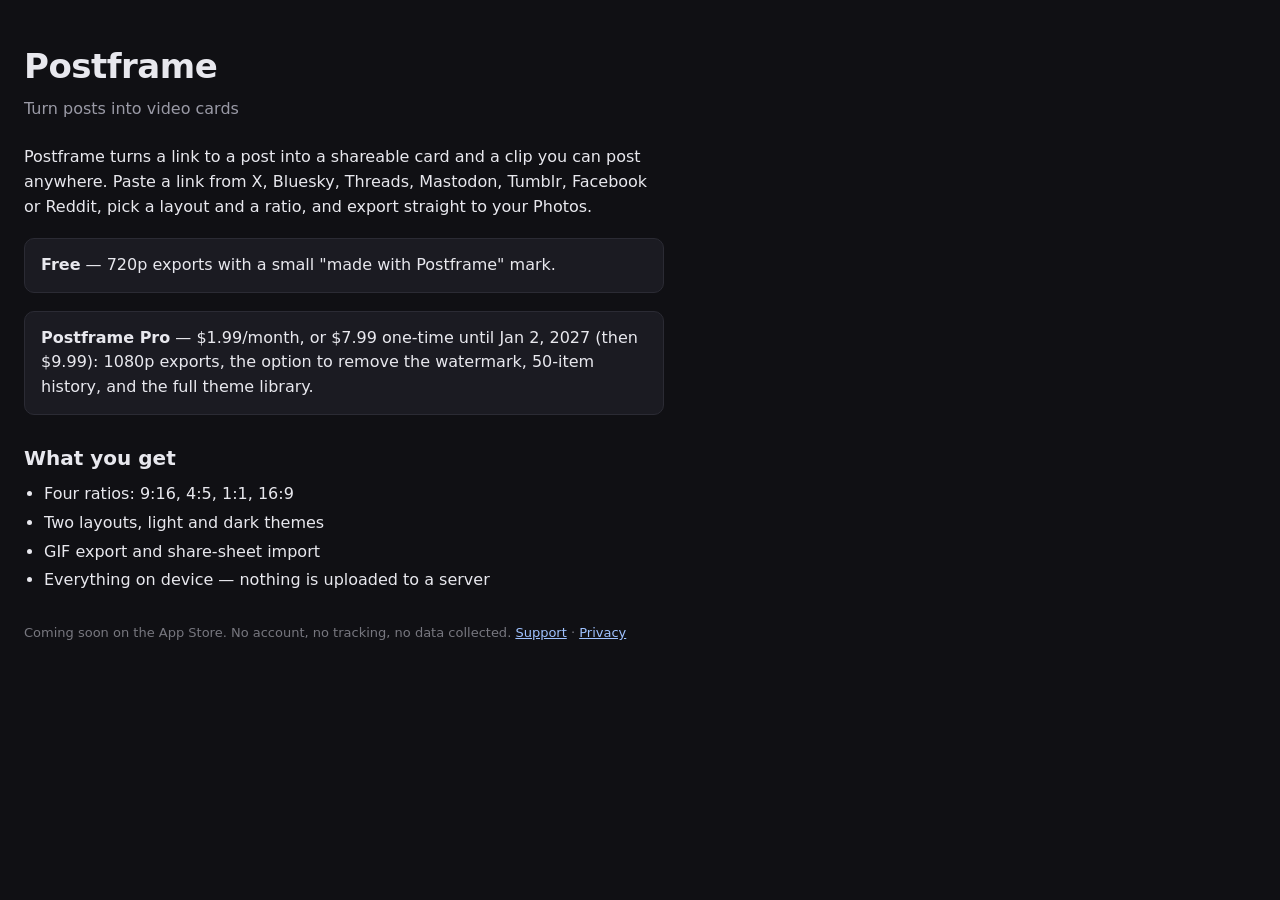
<file: postframe/index.html>
<!DOCTYPE html>
<html lang="en">
<head>
<meta charset="utf-8">
<meta name="viewport" content="width=device-width, initial-scale=1">
<title>Postframe — turn any post into a vertical video</title>
<style>
  :root { color-scheme: light dark; }
  body { margin: 0; font: 16px/1.55 -apple-system, system-ui, sans-serif; background: #101014; color: #e8e8ee; }
  main { max-width: 640px; padding: 40px 24px 60px; }
  h1 { font-size: 34px; margin: 0 0 4px; letter-spacing: -0.5px; }
  .sub { color: #9a9aa6; margin: 0 0 24px; }
  h2 { font-size: 20px; margin: 28px 0 8px; }
  ul { margin: 0; padding-left: 20px; }
  li { margin: 4px 0; }
  .price { background: #1b1b22; border: 1px solid #2b2b34; border-radius: 10px; padding: 14px 16px; margin: 18px 0; }
  .cta { display: inline-block; margin-top: 24px; padding: 10px 18px; border-radius: 8px; background: #e8e8ee; color: #101014; text-decoration: none; font-weight: 600; }
  .fine { color: #77777f; font-size: 13px; margin-top: 30px; }
  a { color: #9fc2ff; }
</style>
</head>
<body>
<main>
  <h1>Postframe</h1>
  <p class="sub">Turn posts into video cards</p>
  <p>Postframe turns a link to a post into a shareable card and a clip you can post anywhere. Paste a link from X, Bluesky, Threads, Mastodon, Tumblr, Facebook or Reddit, pick a layout and a ratio, and export straight to your Photos.</p>
  <div class="price"><strong>Free</strong> — 720p exports with a small "made with Postframe" mark.</div>
  <div class="price"><strong>Postframe Pro</strong> — $1.99/month, or $7.99 one-time until Jan 2, 2027 (then $9.99): 1080p exports, the option to remove the watermark, 50-item history, and the full theme library.</div>
  <h2>What you get</h2>
  <ul>
    <li>Four ratios: 9:16, 4:5, 1:1, 16:9</li>
    <li>Two layouts, light and dark themes</li>
    <li>GIF export and share-sheet import</li>
    <li>Everything on device — nothing is uploaded to a server</li>
  </ul>
  <p class="fine">Coming soon on the App Store. No account, no tracking, no data collected. <a href="support">Support</a> · <a href="privacy">Privacy</a></p>
</main>
</body>
</html>
</file>
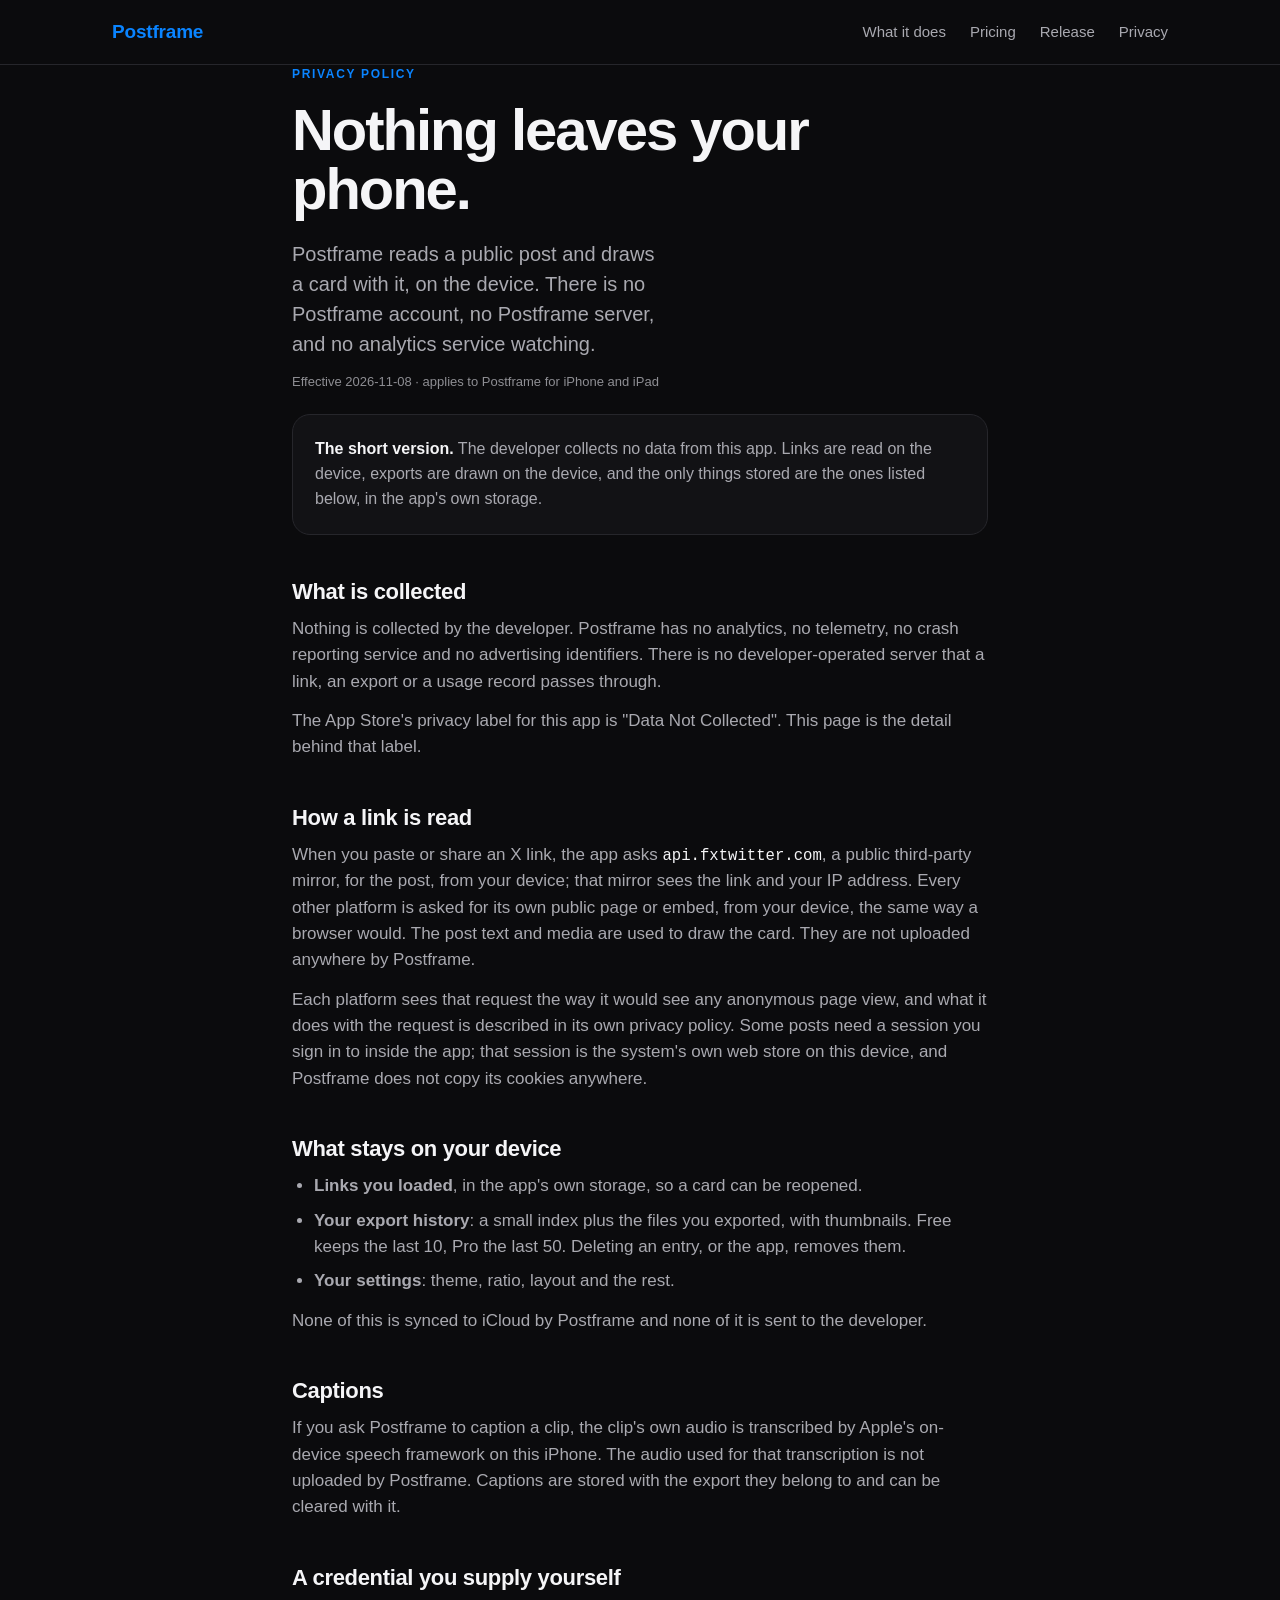
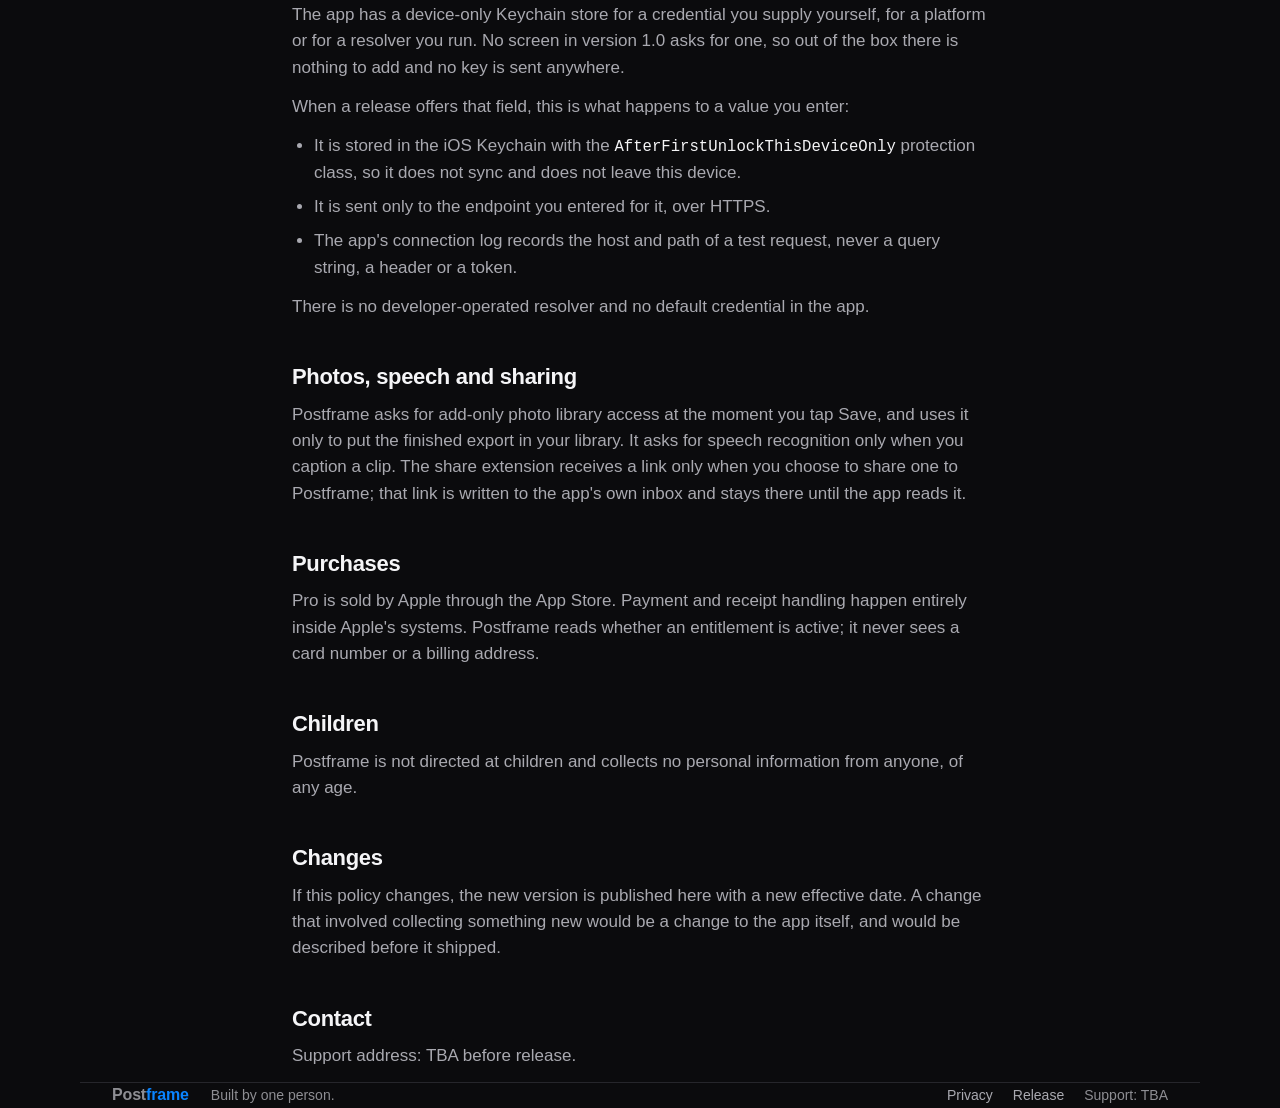
<file: postframe/privacy.html>
<!doctype html>
<html lang="en">
<head>
<meta charset="utf-8">
<meta name="viewport" content="width=device-width, initial-scale=1">
<title>Postframe / privacy policy</title>
<meta name="description" content="What Postframe does with a link, and why there is nothing to collect.">
<meta name="color-scheme" content="dark">
<link rel="stylesheet" href="assets/site.css">
</head>
<body>
<nav><div class="wrap nav-in">
  <a class="mark" href="index.html">Post<span>frame</span></a>
  <div class="nav-links"><a href="index.html#what">What it does</a><a href="index.html#pricing">Pricing</a><a href="release/index.html">Release</a><a href="privacy.html">Privacy</a></div>
</div></nav>
<main class="wrap narrow">
  <div class="eyebrow">Privacy policy</div>
  <h1>Nothing leaves your phone.</h1>
  <p class="lede">Postframe reads a public post and draws a card with it, on the device. There is no
  Postframe account, no Postframe server, and no analytics service watching.</p>
  <p class="note" style="margin-top:12px">Effective 2026-11-08 · applies to Postframe for iPhone and iPad</p>

  <div class="panel">
    <p><b>The short version.</b> The developer collects no data from this app. Links are read on the
    device, exports are drawn on the device, and the only things stored are the ones listed below, in
    the app's own storage.</p>
  </div>

  <h2 class="sec">What is collected</h2>
  <p>Nothing is collected by the developer. Postframe has no analytics, no telemetry, no crash
  reporting service and no advertising identifiers. There is no developer-operated server that a
  link, an export or a usage record passes through.</p>
  <p>The App Store's privacy label for this app is "Data Not Collected". This page is the detail
  behind that label.</p>

  <h2 class="sec">How a link is read</h2>
  <p>When you paste or share an X link, the app asks <code>api.fxtwitter.com</code>, a public
  third-party mirror, for the post, from your device; that mirror sees the link and your IP address.
  Every other platform is asked for its own public page or embed, from your device, the same way a
  browser would. The post text and media are used to draw the card. They are not uploaded anywhere
  by Postframe.</p>
  <p>Each platform sees that request the way it would see any anonymous page view, and what it does
  with the request is described in its own privacy policy. Some posts need a session you sign in to
  inside the app; that session is the system's own web store on this device, and Postframe does not
  copy its cookies anywhere.</p>

  <h2 class="sec">What stays on your device</h2>
  <ul>
    <li><b>Links you loaded</b>, in the app's own storage, so a card can be reopened.</li>
    <li><b>Your export history</b>: a small index plus the files you exported, with thumbnails. Free
    keeps the last 10, Pro the last 50. Deleting an entry, or the app, removes them.</li>
    <li><b>Your settings</b>: theme, ratio, layout and the rest.</li>
  </ul>
  <p>None of this is synced to iCloud by Postframe and none of it is sent to the developer.</p>

  <h2 class="sec">Captions</h2>
  <p>If you ask Postframe to caption a clip, the clip's own audio is transcribed by Apple's on-device
  speech framework on this iPhone. The audio used for that transcription is not uploaded by
  Postframe. Captions are stored with the export they belong to and can be cleared with it.</p>

  <h2 class="sec">A credential you supply yourself</h2>
  <p>The app has a device-only Keychain store for a credential you supply yourself, for a platform
  or for a resolver you run. No screen in version 1.0 asks for one, so out of the box there is
  nothing to add and no key is sent anywhere.</p>
  <p>When a release offers that field, this is what happens to a value you enter:</p>
  <ul>
    <li>It is stored in the iOS Keychain with the <code>AfterFirstUnlockThisDeviceOnly</code>
    protection class, so it does not sync and does not leave this device.</li>
    <li>It is sent only to the endpoint you entered for it, over HTTPS.</li>
    <li>The app's connection log records the host and path of a test request, never a query string,
    a header or a token.</li>
  </ul>
  <p>There is no developer-operated resolver and no default credential in the app.</p>

  <h2 class="sec">Photos, speech and sharing</h2>
  <p>Postframe asks for add-only photo library access at the moment you tap Save, and uses it only to
  put the finished export in your library. It asks for speech recognition only when you caption a
  clip. The share extension receives a link only when you choose to share one to Postframe; that
  link is written to the app's own inbox and stays there until the app reads it.</p>

  <h2 class="sec">Purchases</h2>
  <p>Pro is sold by Apple through the App Store. Payment and receipt handling happen entirely inside
  Apple's systems. Postframe reads whether an entitlement is active; it never sees a card number or a
  billing address.</p>

  <h2 class="sec">Children</h2>
  <p>Postframe is not directed at children and collects no personal information from anyone, of any
  age.</p>

  <h2 class="sec">Changes</h2>
  <p>If this policy changes, the new version is published here with a new effective date. A change
  that involved collecting something new would be a change to the app itself, and would be described
  before it shipped.</p>

  <h2 class="sec">Contact</h2>
  <p>Support address: TBA before release.</p>
</main>
<footer class="wrap">
  <span class="mark" style="font-size:16px">Post<span>frame</span></span>
  <span>Built by one person.</span>
  <span style="margin-left:auto;display:flex;gap:20px;flex-wrap:wrap">
    <a href="privacy.html">Privacy</a>
    <a href="release/index.html">Release</a>
    <span>Support: TBA</span>
  </span>
</footer>
</body>
</html>
</file>
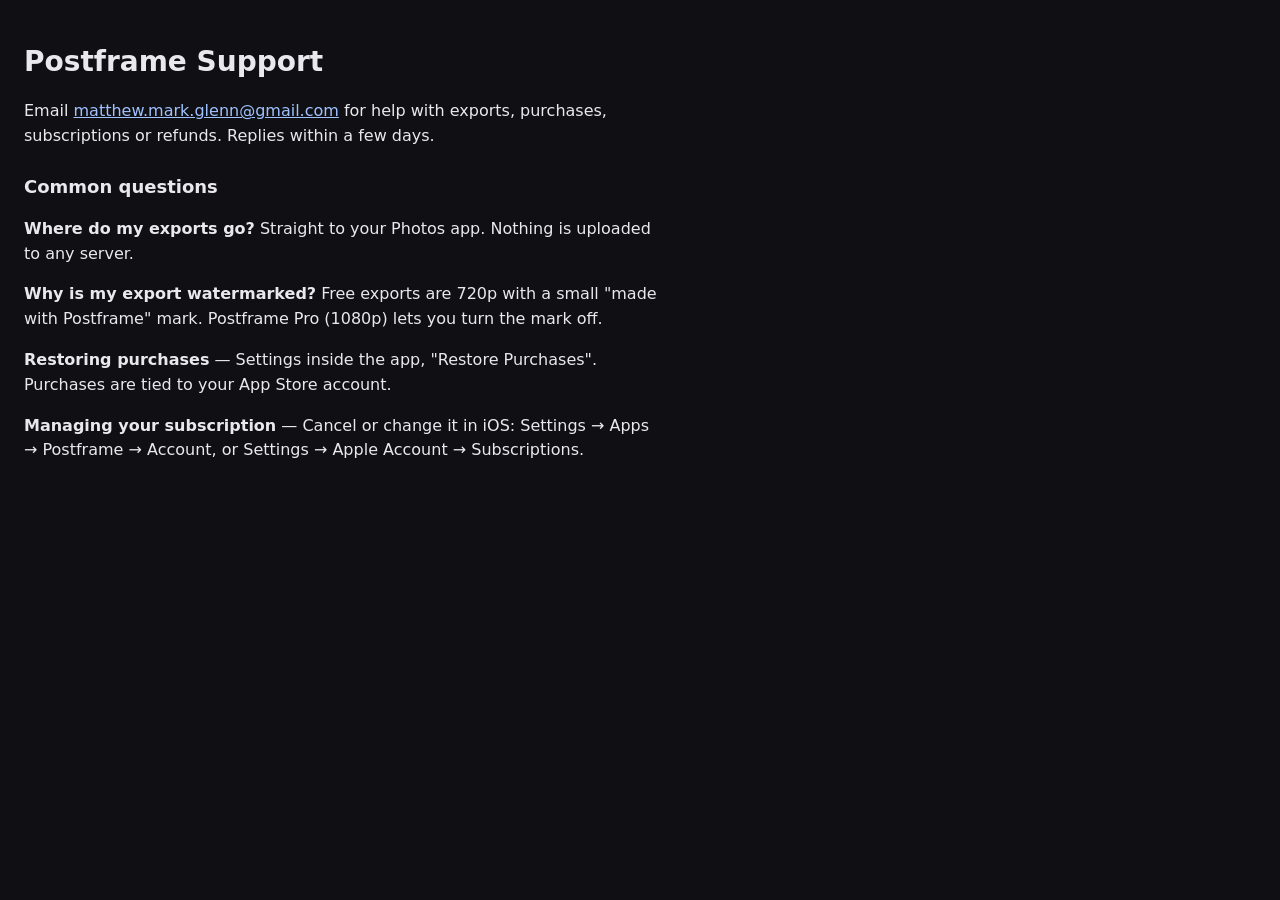
<file: postframe/support.html>
<!DOCTYPE html>
<html lang="en">
<head>
<meta charset="utf-8">
<meta name="viewport" content="width=device-width, initial-scale=1">
<title>Postframe — Support</title>
<style>
  body { margin: 0; font: 16px/1.55 -apple-system, system-ui, sans-serif; background: #101014; color: #e8e8ee; }
  main { max-width: 640px; padding: 40px 24px 60px; }
  h1 { font-size: 28px; margin: 0 0 16px; }
  h2 { font-size: 18px; margin: 24px 0 6px; }
  a { color: #9fc2ff; }
</style>
</head>
<body>
<main>
  <h1>Postframe Support</h1>
  <p>Email <a href="mailto:matthew.mark.glenn@gmail.com">matthew.mark.glenn@gmail.com</a> for help with exports, purchases, subscriptions or refunds. Replies within a few days.</p>
  <h2>Common questions</h2>
  <p><strong>Where do my exports go?</strong> Straight to your Photos app. Nothing is uploaded to any server.</p>
  <p><strong>Why is my export watermarked?</strong> Free exports are 720p with a small "made with Postframe" mark. Postframe Pro (1080p) lets you turn the mark off.</p>
  <p><strong>Restoring purchases</strong> — Settings inside the app, "Restore Purchases". Purchases are tied to your App Store account.</p>
  <p><strong>Managing your subscription</strong> — Cancel or change it in iOS: Settings → Apps → Postframe → Account, or Settings → Apple Account → Subscriptions.</p>
</main>
</body>
</html>
</file>
<file: postframe/assets/site.css>
/* Postframe site. One stylesheet, no external requests, no web fonts, no JS.
   Generated pages reference every value through a token below. */

:root{
  --bg:#0b0b0d;
  --surface:#121215;
  --surface-2:#17171b;
  --line:#26262b;
  --line-strong:#3a3a41;
  --ink:#f5f5f7;
  --muted:#a9a9b0;
  --dim:#8e8e93;
  --accent:#0a84ff;
  --accent-ink:#ffffff;
  --focus:#64b5ff;
  --radius:18px;
  --radius-pill:999px;
  --shadow:0 1px 0 0 var(--line);
  --font:-apple-system,BlinkMacSystemFont,"SF Pro Text","Helvetica Neue",Arial,sans-serif;
  --font-mono:ui-monospace,SFMono-Regular,Menlo,Consolas,monospace;
}
*{box-sizing:border-box;margin:0;padding:0}
html{-webkit-text-size-adjust:100%}
body{background:var(--bg);color:var(--ink);font-family:var(--font);line-height:1.55;
     -webkit-font-smoothing:antialiased}
a{color:var(--accent);text-decoration:none}
a:hover{text-decoration:underline}
:focus-visible{outline:2px solid var(--focus);outline-offset:3px}
img{max-width:100%;display:block}
.wrap{max-width:1120px;margin:0 auto;padding:0 32px}
.narrow{max-width:760px}

/* nav */
nav{border-bottom:1px solid var(--line);position:sticky;top:0;background:var(--bg);z-index:10}
.nav-in{display:flex;align-items:center;gap:26px;min-height:64px;flex-wrap:wrap}
.mark{font-size:19px;font-weight:700;letter-spacing:-.01em}
.mark span{color:var(--accent)}
.nav-links{margin-left:auto;display:flex;gap:24px;font-size:15px;flex-wrap:wrap}
.nav-links a{color:var(--muted)}
.nav-links a:hover{color:var(--ink);text-decoration:none}

/* hero */
header.hero{padding:84px 0 56px;display:grid;grid-template-columns:1.12fr .88fr;gap:52px;align-items:center}
.eyebrow{font-size:12px;font-weight:700;letter-spacing:.14em;text-transform:uppercase;color:var(--accent);
         margin-bottom:16px}
h1{font-size:58px;line-height:1.03;letter-spacing:-.035em;font-weight:800}
h1 em{font-style:normal;color:var(--muted)}
.lede{font-size:20px;line-height:1.5;color:var(--muted);margin-top:20px;max-width:34ch}
.cta{display:flex;gap:12px;align-items:center;margin-top:32px;flex-wrap:wrap}
.btn{display:inline-block;background:var(--accent);color:var(--accent-ink);font-size:17px;font-weight:650;
     padding:14px 28px;border-radius:var(--radius-pill)}
.btn:hover{text-decoration:none;filter:brightness(1.08)}
.btn.ghost{background:transparent;color:var(--ink);border:1px solid var(--line-strong)}
.note{font-size:13px;color:var(--dim)}
.hero-shots{display:grid;grid-template-columns:1fr 1fr;gap:16px}
.hero-shots img{width:100%;border-radius:var(--radius);border:1px solid var(--line)}
.hero-shots img:first-child{grid-row:span 2;align-self:start}

/* sections */
section{padding:64px 0;border-top:1px solid var(--line)}
section.wide{padding:78px 0}
h2{font-size:33px;letter-spacing:-.025em;font-weight:750;margin-bottom:12px;line-height:1.15}
h3{font-size:17px;font-weight:700;line-height:1.3}
.sub{font-size:18px;color:var(--muted);max-width:64ch}
.grid{display:grid;grid-template-columns:repeat(3,1fr);gap:18px;margin-top:32px}
.card{background:var(--surface);border:1px solid var(--line);border-radius:var(--radius);padding:24px}
.card p{font-size:15px;color:var(--muted);line-height:1.55;margin-top:7px}
.tags{display:flex;flex-wrap:wrap;gap:9px;margin-top:26px}
.tag{font-size:14px;color:var(--ink);border:1px solid var(--line);background:var(--surface);
     border-radius:var(--radius-pill);padding:8px 15px}

/* screenshot rows */
.row-block{margin-top:32px}
.row-label{font-size:13px;font-weight:700;letter-spacing:.1em;text-transform:uppercase;color:var(--dim);
           padding-bottom:10px;border-bottom:1px solid var(--line);margin-bottom:16px;
           display:flex;justify-content:space-between;gap:12px;flex-wrap:wrap}
.row-label span{font-weight:500;letter-spacing:0;text-transform:none;font-size:13px}
.strip{display:grid;grid-template-columns:repeat(6,1fr);gap:14px}
.strip figure{min-width:0}
.strip img{width:100%;border-radius:var(--radius);border:1px solid var(--line);background:var(--surface-2)}
.strip figcaption{font-size:12px;color:var(--dim);margin-top:8px;line-height:1.35}

/* pricing */
.tiers{display:grid;grid-template-columns:1fr 1fr;gap:18px;margin-top:32px}
.tier{background:var(--surface);border:1px solid var(--line);border-radius:var(--radius);padding:28px}
.tier.pro{border-color:var(--line-strong)}
.tier .name{font-size:12px;font-weight:700;letter-spacing:.12em;text-transform:uppercase;color:var(--dim)}
.tier .price{font-size:36px;font-weight:800;letter-spacing:-.03em;margin:12px 0 2px;
             font-variant-numeric:tabular-nums}
.tier .price small{font-size:15px;font-weight:500;color:var(--muted);letter-spacing:0}
.tier .alt{font-size:16px;color:var(--muted);font-variant-numeric:tabular-nums}
.tier ul{list-style:none;margin-top:18px}
.tier li{font-size:15px;color:var(--muted);padding:9px 0;border-top:1px solid var(--line)}
.tier li:before{content:"";display:inline-block;width:5px;height:5px;border-radius:50%;
                background:var(--dim);margin-right:11px;vertical-align:2px}
.fine{font-size:13px;color:var(--dim);margin-top:14px;max-width:70ch}

/* privacy callout */
.split{display:grid;grid-template-columns:1fr 1fr;gap:40px;align-items:center}
.split ul{list-style:none}
.split li{font-size:16px;color:var(--muted);padding:10px 0;border-bottom:1px solid var(--line)}

/* prose (privacy) */
main{padding:56px 0 80px}
h2.sec{font-size:22px;letter-spacing:-.015em;margin:44px 0 12px;font-weight:720}
p,li{font-size:17px;color:var(--muted)}
p{margin-bottom:13px}
ul,ol{margin:0 0 13px 22px}
li{margin-bottom:8px}
code{font-family:var(--font-mono);font-size:.92em;color:var(--ink)}
.panel{background:var(--surface);border:1px solid var(--line);border-radius:var(--radius);padding:22px;margin-top:22px}
.panel p{margin:0;font-size:16px}
.panel b{color:var(--ink)}

/* release page */
.meta-strip{display:flex;gap:28px;flex-wrap:wrap;margin-top:18px;font-size:13px;color:var(--dim)}
.meta-strip b{color:var(--muted);font-weight:600}
.shot-grid{display:grid;grid-template-columns:repeat(3,1fr);gap:16px;margin-top:24px}
.shot-grid img{width:100%;border-radius:var(--radius);border:1px solid var(--line)}
.shot-grid figcaption{font-size:12px;color:var(--dim);margin-top:8px}
.placeholder{border:1px dashed var(--line-strong);border-radius:var(--radius);padding:24px;margin-top:22px;
             background:var(--surface);display:grid;gap:8px}
.placeholder .ph-label{font-size:11px;font-weight:700;letter-spacing:.12em;text-transform:uppercase;
                       color:var(--dim)}
.placeholder .ph-title{font-size:17px;font-weight:650;color:var(--ink)}
.placeholder p{font-size:14px;margin:0}
.placeholder code{font-size:13px;color:var(--muted);word-break:break-all}
.media video{width:100%;max-width:380px;border-radius:var(--radius);border:1px solid var(--line);
             background:#000}
.social-grid{display:grid;grid-template-columns:repeat(auto-fill,minmax(180px,1fr));gap:16px;margin-top:22px}
.social-grid figure img{width:100%;border-radius:12px;border:1px solid var(--line)}
.social-grid figcaption{font-size:12px;color:var(--dim);margin-top:7px}

footer{border-top:1px solid var(--line);padding:36px 0 54px;display:flex;gap:22px;
       align-items:center;font-size:14px;color:var(--dim);flex-wrap:wrap}
footer a{color:var(--muted)}

@media (max-width:960px){
  header.hero{grid-template-columns:1fr;padding-top:52px;gap:32px}
  h1{font-size:40px}
  .grid,.tiers,.split{grid-template-columns:1fr}
  .strip{grid-template-columns:repeat(3,1fr)}
  .shot-grid{grid-template-columns:1fr 1fr}
}
@media (max-width:600px){
  .wrap{padding:0 20px}
  .strip{grid-template-columns:1fr 1fr}
  .shot-grid{grid-template-columns:1fr}
  h1{font-size:34px}
  h2{font-size:26px}
  .nav-links{gap:16px;font-size:14px}
}
@media (prefers-reduced-motion:reduce){
  *{scroll-behavior:auto !important}
}
</file>
